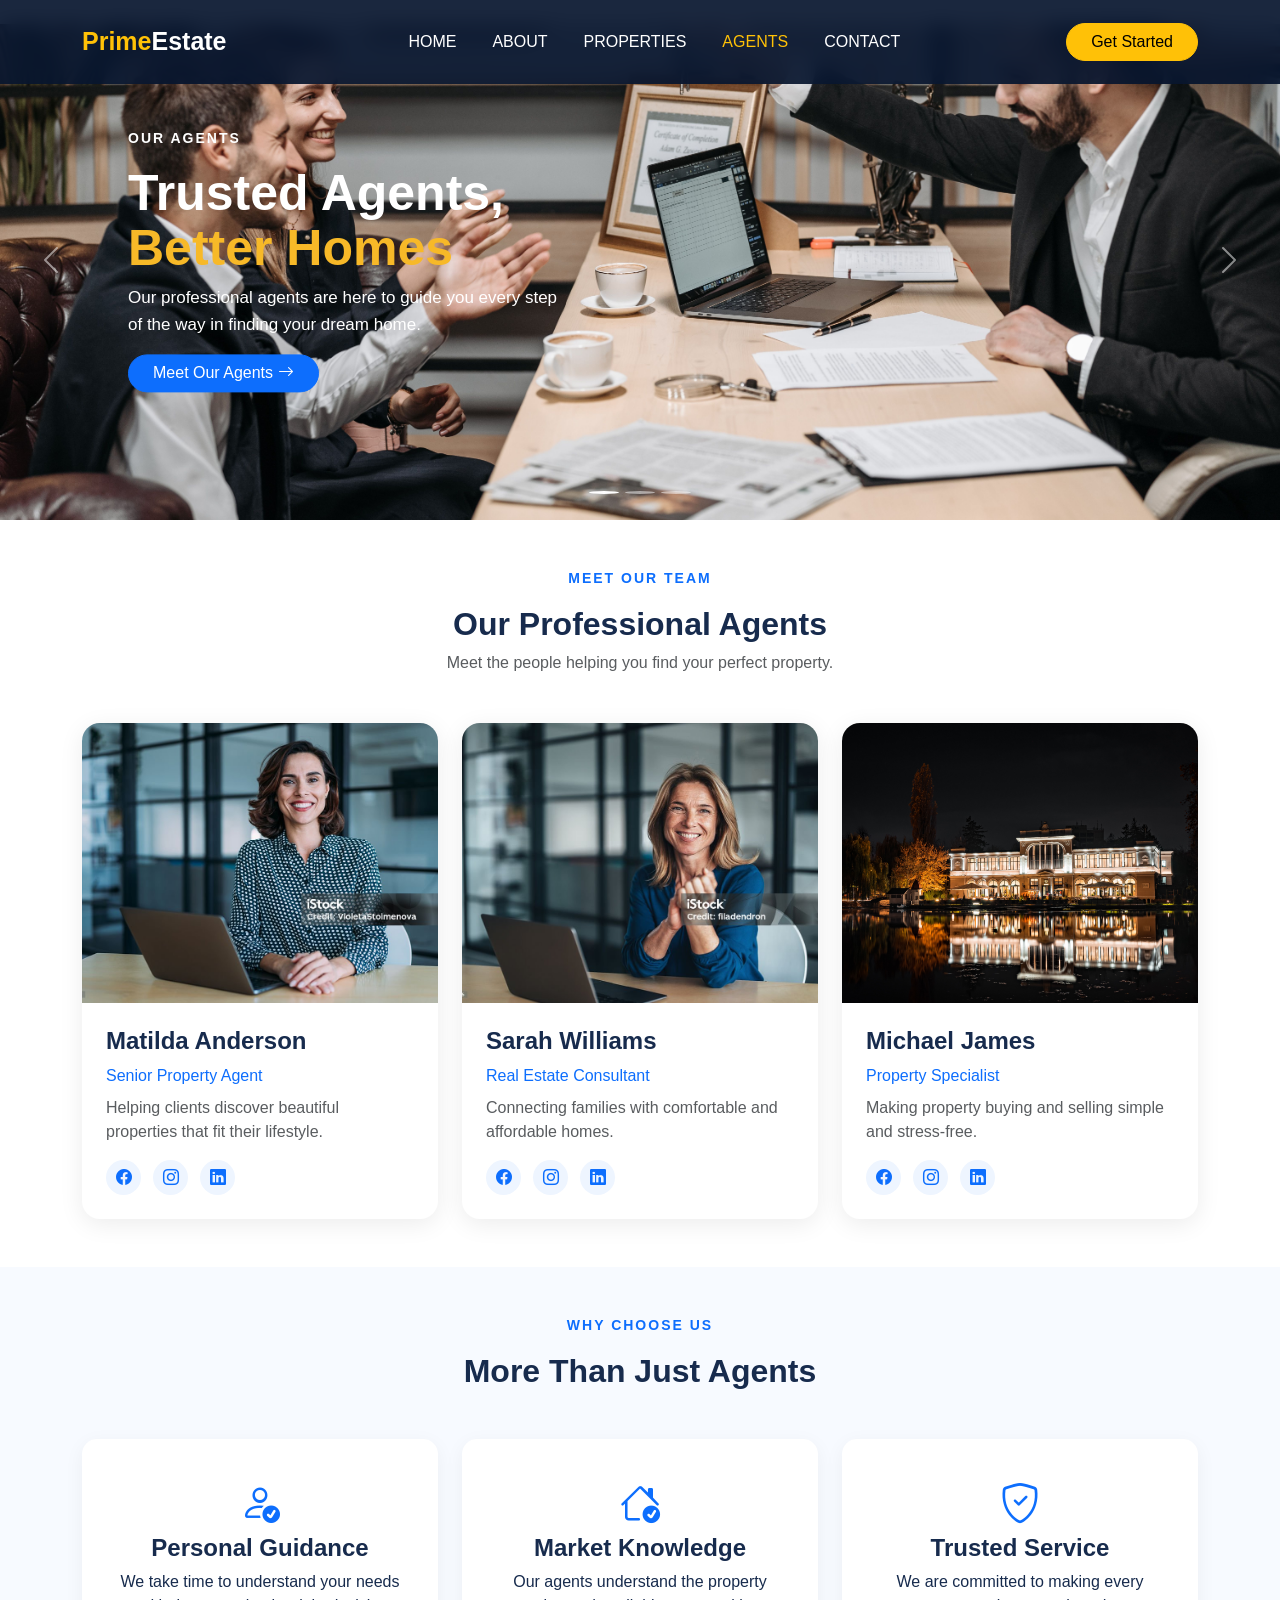
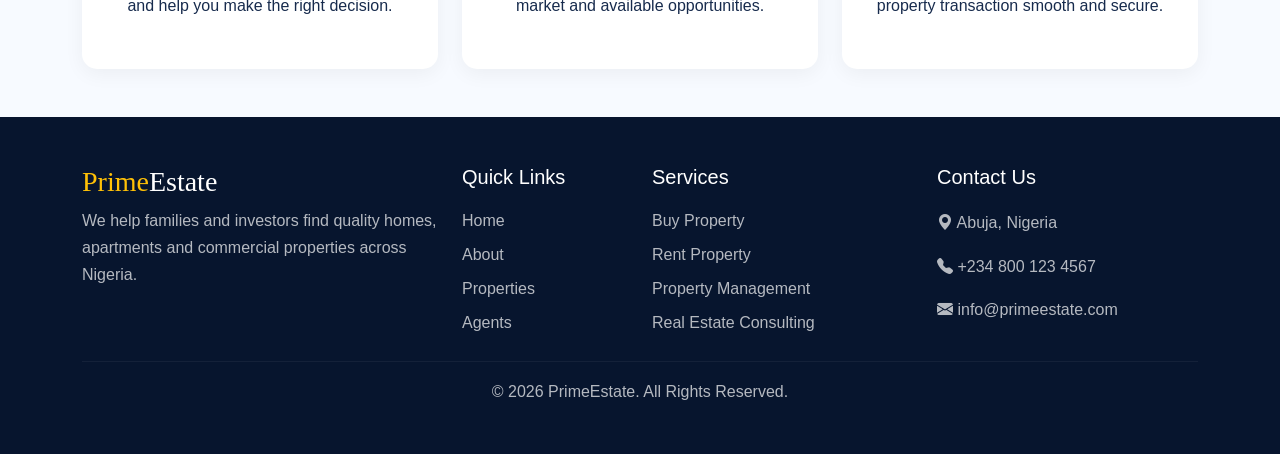
<file: agent.html>
<!DOCTYPE html>
<html lang="en">
<head>
    <meta charset="UTF-8">
    <meta name="viewport" content="width=device-width, initial-scale=1.0">

    <title>PrimeEstate - Our Agents</title>

    <!-- Bootstrap CSS -->
    <link
        href="https://cdn.jsdelivr.net/npm/bootstrap@5.3.3/dist/css/bootstrap.min.css"
        rel="stylesheet"
    >

    <!-- Bootstrap Icons -->
    <link
        rel="stylesheet"
        href="https://cdn.jsdelivr.net/npm/bootstrap-icons@1.11.3/font/bootstrap-icons.min.css"
    >

    <!-- Your CSS -->
    <link rel="stylesheet" href="./agent.css">
</head>

<body>

<!-- ================= NAVBAR ================= -->

<nav class="navbar navbar-expand-lg fixed-top custom-navbar">

    <div class="container">

        <!-- Logo -->
        <a class="navbar-brand logo fw-bold" href="./index.html">

            <span>Prime</span>Estate

        </a>


        <!-- Mobile button -->

        <button
            class="navbar-toggler"
            type="button"
            data-bs-toggle="collapse"
            data-bs-target="#navbarNav">

            <span class="navbar-toggler-icon"></span>

        </button>


        <!-- Navigation -->

        <div class="collapse navbar-collapse" id="navbarNav">

            <ul class="navbar-nav mx-auto">

                <li class="nav-item">
                    <a class="nav-link" href="./index.html">
                        HOME
                    </a>
                </li>

                <li class="nav-item">
                    <a class="nav-link " href="./about.html">
                        ABOUT
                    </a>
                </li>

                <li class="nav-item">
                    <a class="nav-link" href="./property.html">
                        PROPERTIES
                    </a>
                </li>

                <li class="nav-item">
                    <a class="nav-link  active" href="./agent.html">
                        AGENTS
                    </a>
                </li>

                <li class="nav-item">
                    <a class="nav-link" href="#contact">
                        CONTACT
                    </a>
                </li>

            </ul>


            <a
                href="contact.html"
                class="btn btn-warning rounded-pill px-4">

                Get Started

            </a>

        </div>

    </div>

</nav>


<!-- ================= HERO CAROUSEL ================= -->

<section class="agent-carousel">

    <div id="agentCarousel"
         class="carousel slide"
         data-bs-ride="carousel">

        <!-- INDICATORS / DOTS -->

        <div class="carousel-indicators">

            <button type="button"
                    data-bs-target="#agentCarousel"
                    data-bs-slide-to="0"
                    class="active">
            </button>

            <button type="button"
                    data-bs-target="#agentCarousel"
                    data-bs-slide-to="1">
            </button>

            <button type="button"
                    data-bs-target="#agentCarousel"
                    data-bs-slide-to="2">
            </button>

        </div>


        <!-- SLIDES -->

        <div class="carousel-inner">

            <!-- SLIDE 1 -->

            <div class="carousel-item active">

                <img
                    src="./agent1.jpg"
                    class="d-block w-100 mt-4 cut"
                    alt="PrimeEstate agent helping a family"
                >
                <!-- <span class="cut"></span> -->

                <div class="carousel-caption text-start">

                    <p class="small-title">
                        OUR AGENTS
                    </p>

                    <h1>
                        Trusted Agents,<br>
                        <span>Better Homes</span>
                    </h1>

                    <p>
                        Our professional agents are here to guide you
                        every step of the way in finding your dream home.
                    </p>

                    <a href="#agents" class="btn btn-primary rounded-pill px-4">
                        Meet Our Agents
                        <i class="bi bi-arrow-right"></i>
                    </a>

                </div>

            </div>


            <!-- SLIDE 2 -->

            <div class="carousel-item">

                <img
                    src="./agent2.jpg"
                    class="d-block w-100"
                    alt="Real estate agent showing property"
                >

                <div class="carousel-caption text-start">

                    <p class="small-title">
                        PROFESSIONAL SERVICE
                    </p>

                    <h1>
                        Find The Right<br>
                        <span>Property For You</span>
                    </h1>

                    <p>
                        Our agents understand the market and help
                        you find properties that match your needs.
                    </p>

                    <a href="#agents" class="btn btn-primary rounded-pill px-4">
                        View Agents
                        <i class="bi bi-arrow-right"></i>
                    </a>

                </div>

            </div>


            <!-- SLIDE 3 -->

            <div class="carousel-item">

                <img
                    src="./agent3.jpg"
                    class="d-block w-100 mt-4"
                    alt="Agent giving house keys to family"
                >

                <div class="carousel-caption text-start">

                    <p class="small-title">
                        YOUR DREAM HOME
                    </p>

                    <h1>
                        From Viewing<br>
                        To <span>Moving In</span>
                    </h1>

                    <p>
                        We make your property journey simple,
                        comfortable and stress-free.
                    </p>

                    <a href="#agents" class="btn btn-primary rounded-pill px-4">
                        Get Started
                        <i class="bi bi-arrow-right"></i>
                    </a>

                </div>

            </div>

        </div>


        <!-- PREVIOUS BUTTON -->

        <button
            class="carousel-control-prev"
            type="button"
            data-bs-target="#agentCarousel"
            data-bs-slide="prev"
        >

            <span class="carousel-control-prev-icon"></span>

            <span class="visually-hidden">
                Previous
            </span>

        </button>


        <!-- NEXT BUTTON -->

        <button
            class="carousel-control-next"
            type="button"
            data-bs-target="#agentCarousel"
            data-bs-slide="next"
        >

            <span class="carousel-control-next-icon"></span>

            <span class="visually-hidden">
                Next
            </span>

        </button>

    </div>

</section>



<!-- ================= AGENTS SECTION ================= -->

<section id="agents" class="py-5">

    <div class="container">

        <div class="text-center mb-5">

            <p class="section-title">
                MEET OUR TEAM
            </p>

            <h2 class="fw-bold">
                Our Professional Agents
            </h2>

            <p class="text-muted">
                Meet the people helping you find your perfect property.
            </p>

        </div>


        <div class="row g-4">

            <!-- AGENT 1 -->

            <div class="col-md-4">

                <div class="agent-card">

                    <img
                        src="./agent4.jpg"
                        alt="Agent"
                    >

                    <div class="p-4">

                        <h4>
                            Matilda Anderson
                        </h4>

                        <p class="text-primary mb-2">
                            Senior Property Agent
                        </p>

                        <p class="text-muted">
                            Helping clients discover beautiful
                            properties that fit their lifestyle.
                        </p>

                        <div class="social-icons">

                            <a href="#">
                                <i class="bi bi-facebook"></i>
                            </a>

                            <a href="#">
                                <i class="bi bi-instagram"></i>
                            </a>

                            <a href="#">
                                <i class="bi bi-linkedin"></i>
                            </a>

                        </div>

                    </div>

                </div>

            </div>


            <!-- AGENT 2 -->

            <div class="col-md-4">

                <div class="agent-card">

                    <img
                        src="./agent5.jpg"
                        alt="Agent"
                    >

                    <div class="p-4">

                        <h4>
                            Sarah Williams
                        </h4>

                        <p class="text-primary mb-2">
                            Real Estate Consultant
                        </p>

                        <p class="text-muted">
                            Connecting families with comfortable
                            and affordable homes.
                        </p>

                        <div class="social-icons">

                            <a href="#">
                                <i class="bi bi-facebook"></i>
                            </a>

                            <a href="#">
                                <i class="bi bi-instagram"></i>
                            </a>

                            <a href="#">
                                <i class="bi bi-linkedin"></i>
                            </a>

                        </div>

                    </div>

                </div>

            </div>


            <!-- AGENT 3 -->

            <div class="col-md-4">

                <div class="agent-card">

                    <img
                        src="./about.jpg"
                        alt="Agent"
                    >

                    <div class="p-4">

                        <h4>
                            Michael James
                        </h4>

                        <p class="text-primary mb-2">
                            Property Specialist
                        </p>

                        <p class="text-muted">
                            Making property buying and selling
                            simple and stress-free.
                        </p>

                        <div class="social-icons">

                            <a href="#">
                                <i class="bi bi-facebook"></i>
                            </a>

                            <a href="#">
                                <i class="bi bi-instagram"></i>
                            </a>

                            <a href="#">
                                <i class="bi bi-linkedin"></i>
                            </a>

                        </div>

                    </div>

                </div>

            </div>

        </div>

    </div>

</section>



<!-- ================= WHY CHOOSE OUR AGENTS ================= -->

<section class="why-agents py-5">

    <div class="container">

        <div class="text-center mb-5">

            <p class="section-title">
                WHY CHOOSE US
            </p>

            <h2 class="fw-bold">
                More Than Just Agents
            </h2>

        </div>


        <div class="row g-4 text-center">

            <div class="col-md-4">

                <div class="feature-box">

                    <i class="bi bi-person-check"></i>

                    <h4>
                        Personal Guidance
                    </h4>

                    <p>
                        We take time to understand your needs
                        and help you make the right decision.
                    </p>

                </div>

            </div>


            <div class="col-md-4">

                <div class="feature-box">

                    <i class="bi bi-house-check"></i>

                    <h4>
                        Market Knowledge
                    </h4>

                    <p>
                        Our agents understand the property market
                        and available opportunities.
                    </p>

                </div>

            </div>


            <div class="col-md-4">

                <div class="feature-box">

                    <i class="bi bi-shield-check"></i>

                    <h4>
                        Trusted Service
                    </h4>

                    <p>
                        We are committed to making every property
                        transaction smooth and secure.
                    </p>

                </div>

            </div>

        </div>

    </div>

</section>



<!-- ================= FOOTER ================= -->

<footer class="footer py-5"  id="contact">

    <div class="container">

        <div class="row g-4">


            <div class="col-lg-4">

                <h3 class="footer-logo">
                    <span>Prime</span>Estate
                </h3>

                <p>
                    We help families and investors find
                    quality homes, apartments and commercial
                    properties across Nigeria.
                </p>

            </div>


            <div class="col-lg-2 col-md-6">

                <h5>
                    Quick Links
                </h5>

                <a href="gsap.html">Home</a>
                <a href="index.html">About</a>
                <a href="index2.html">Properties</a>
                <a href="agents.html">Agents</a>

            </div>


            <div class="col-lg-3 col-md-6">

                <h5>
                    Services
                </h5>

                <a href="#">Buy Property</a>
                <a href="#">Rent Property</a>
                <a href="#">Property Management</a>
                <a href="#">Real Estate Consulting</a>

            </div>


            <div class="col-lg-3">

                <h5>
                    Contact Us
                </h5>

                <p>
                    <i class="bi bi-geo-alt-fill"></i>
                    Abuja, Nigeria
                </p>

                <p>
                    <i class="bi bi-telephone-fill"></i>
                    +234 800 123 4567
                </p>

                <p>
                    <i class="bi bi-envelope-fill"></i>
                    info@primeestate.com
                </p>

            </div>

        </div>


        <hr>


        <div class="text-center">

            <p class="mb-0">
                © 2026 PrimeEstate. All Rights Reserved.
            </p>

        </div>

    </div>

</footer>



<!-- Bootstrap JavaScript -->
<script
    src="https://cdn.jsdelivr.net/npm/bootstrap@5.3.3/dist/js/bootstrap.bundle.min.js">
</script>

</body>
</html>
</file>
<file: agent.css>
/* ================= GENERAL ================= */

body {
    font-family: Arial, sans-serif;
    margin: 0;
    color: #172b4d;
}


/* ================= NAVBAR ================= */

.custom-navbar {
    padding: 18px 0;
    background: rgba(7, 21, 46, 0.92);
    backdrop-filter: blur(10px);
    transition: 0.4s ease;
}

.logo {
    color: white;
    font-size: 25px;
}
   .logo span {
    color: #ffc107;
}
.nav-link {
    color: white !important;
    margin: 0 10px;
    transition: 0.3s ease;
}

.nav-link:hover,
.nav-link.active {
    color: #ffc107 !important;
}

.navbar-toggler {
    background: white;
}

/* ================= CAROUSEL ================= */

.agent-carousel {
    width: 100%;
}

.carousel-item {
    height: 520px;
    position: relative;
}

.carousel-item img {
    height: 100%;
    width: 100%;
    object-fit: cover;
}


/* Dark overlay over image */

.carousel-item::after {
    content: "";
    position: absolute;
    top: 3;
    left: 0;
    width: 55%;
    height: 100%;
    background: linear-gradient(
        to right,
        rgba(0, 0, 0, 0.75),
        rgba(0, 0, 0, 0)
    );
}


/* Carousel text */

.carousel-caption {
    position: absolute;
    left: 10%;
    right: auto;
    bottom: 50%;
    transform: translateY(50%);
    width: 430px;
    z-index: 2;
}

.carousel-caption .small-title {
    font-size: 14px;
    font-weight: bold;
    letter-spacing: 2px;
}

.carousel-caption h1 {
    font-size: 50px;
    font-weight: 700;
    line-height: 1.1;
}

.carousel-caption h1 span {
    color: #f7b928;
}

.carousel-caption p {
    font-size: 17px;
    line-height: 1.6;
}


/* Carousel arrows */

.carousel-control-prev,
.carousel-control-next {
    width: 8%;
}


/* Dots */

.carousel-indicators button {
    width: 10px;
    height: 10px;
    border-radius: 50%;
}


/* ================= SECTION ================= */

.section-title {
    color: #0d6efd;
    font-weight: bold;
    letter-spacing: 2px;
    font-size: 14px;
}


/* ================= AGENT CARDS ================= */

.agent-card {
    background: white;
    border-radius: 18px;
    overflow: hidden;
    box-shadow: 0 5px 25px rgba(0, 0, 0, 0.08);
    transition: 0.3s ease;
}

.agent-card:hover {
    transform: translateY(-8px);
}

.agent-card img {
    width: 100%;
    height: 280px;
    object-fit: cover;
}

.agent-card h4 {
    font-weight: 700;
}


/* ================= SOCIAL ICONS ================= */

.social-icons {
    display: flex;
    gap: 12px;
}

.social-icons a {
    width: 35px;
    height: 35px;
    border-radius: 50%;
    background: #eef5ff;
    display: flex;
    align-items: center;
    justify-content: center;
    text-decoration: none;
    color: #0d6efd;
    transition: 0.3s;
}

.social-icons a:hover {
    background: #0d6efd;
    color: white;
}


/* ================= WHY AGENTS ================= */

.why-agents {
    background: #f7faff;
}

.feature-box {
    background: white;
    padding: 35px 25px;
    border-radius: 15px;
    height: 100%;
    box-shadow: 0 5px 20px rgba(0, 0, 0, 0.05);
}

.feature-box i {
    font-size: 40px;
    color: #0d6efd;
    margin-bottom: 20px;
}

.feature-box h4 {
    font-weight: 700;
}


/* ================= FOOTER ================= */

.footer {
    background: #07152e;
    color: white;
}

.footer-logo {
    font-family: "Playfair Display", serif;
}

.footer-logo span {
    color: #ffc107;
}

.footer p {
    color: rgba(255,255,255,0.7);
    line-height: 1.7;
}

.footer h5 {
    margin-bottom: 20px;
}

.footer a {
    display: block;
    color: rgba(255,255,255,0.7);
    text-decoration: none;
    margin-bottom: 10px;
    transition: 0.3s ease;
}

.footer a:hover {
    color: #ffc107;
}

.footer hr {
    border-color: rgba(255,255,255,0.2);
}


/* ================= MOBILE ================= */

@media (max-width: 768px) {

    .carousel-item {
        height: 500px;
    }

    .carousel-caption {
        left: 8%;
        width: 80%;
    }

    .carousel-caption h1 {
        font-size: 35px;
    }

    .carousel-caption p {
        font-size: 15px;
    }

    .carousel-item::after {
        width: 100%;
        background: rgba(0, 0, 0, 0.55);
    }

    .navbar .btn {
        margin-top: 10px;
    }

}

/* .carousel-item cut{
    background-color: red;
    background-image: url(".agent1.jpg");
    background-size: cover !important;
  background-position: top !important;
  background-repeat: no-repeat !important;
} */
</file>
